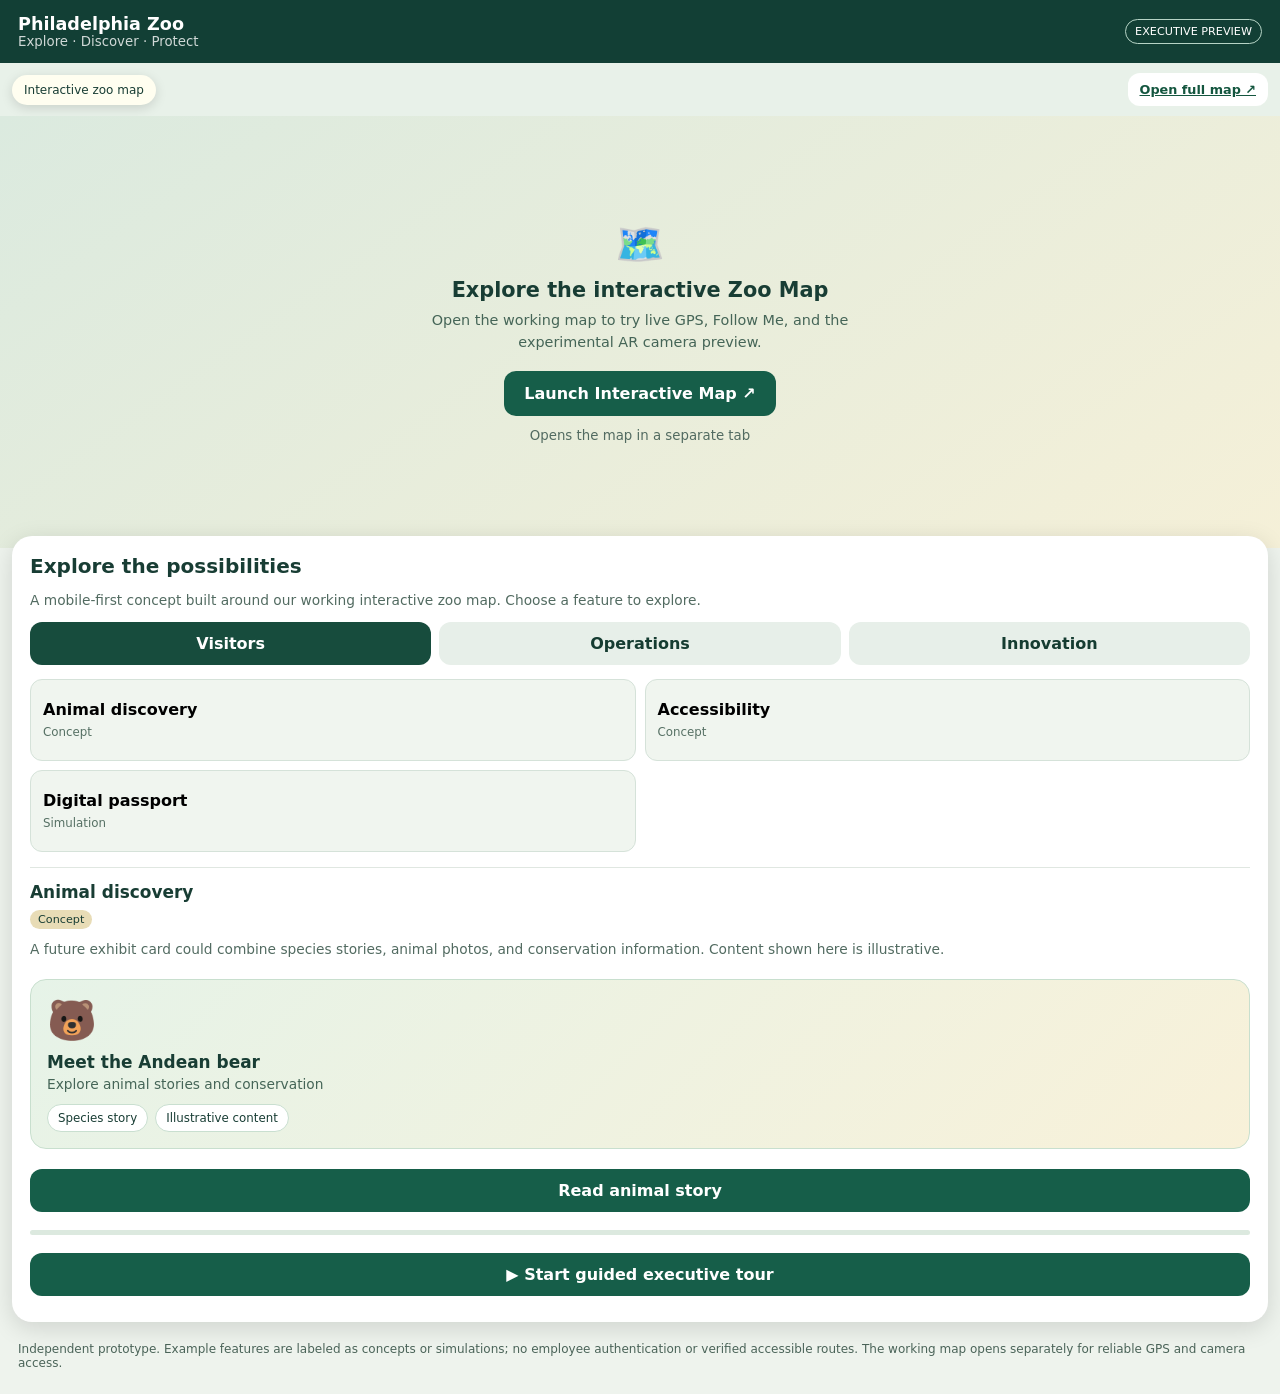
<file: demo/index.html>
<!doctype html>
<html lang="en"><head><meta charset="utf-8"><meta name="viewport" content="width=device-width,initial-scale=1,viewport-fit=cover"><meta name="theme-color" content="#123f35"><title>Philadelphia Zoo | Executive Preview</title>
<style>
:root{font-family:system-ui,-apple-system,sans-serif;color:#183d34;background:#eef3ed}*{box-sizing:border-box}body{margin:0}.top{background:#123f35;color:white;padding:14px 18px;display:flex;justify-content:space-between;align-items:center}.top strong{font-size:1.1rem}.top small{display:block;opacity:.8}.pill{border:1px solid #b6d4c6;border-radius:50px;padding:5px 9px;font-size:.7rem}.map{position:relative;height:48vh;min-height:280px;background:#dbe8d6}.map-launch{display:flex;align-items:center;justify-content:center;padding:24px;background:linear-gradient(145deg,#dbeadf,#f5f0d8);text-align:center}.map-launch-content{max-width:420px}.map-launch-icon{font-size:2.5rem}.map-launch h2{font-size:1.3rem;margin:10px 0 8px}.map-launch p{font-size:.9rem;line-height:1.5;color:#456557;margin:0 0 18px}.map-launch-button{display:inline-block;background:#165e49;color:white;text-decoration:none;border-radius:12px;padding:13px 20px;font-weight:700}.map-launch-button:focus-visible{outline:3px solid #e6ad4b;outline-offset:3px}.map-launch small{display:block;margin-top:12px;color:#526b61}.map:focus-within{outline:2px solid #165e49}@media(max-width:450px){.map{height:43dvh;min-height:260px}.panel{margin:-8px 8px 16px;padding:14px}.tabs button{min-width:90px;padding:11px 8px}.card{min-height:92px}}.overlay{position:relative;display:flex;justify-content:space-between;align-items:center;gap:10px;flex-wrap:wrap;padding:10px 12px;background:#e8f1e9;pointer-events:auto}.overlay span{max-width:100%}.overlay span{background:#fffef0;border-radius:16px;padding:8px 12px;font-size:.75rem;box-shadow:0 3px 12px #0002}.panel{background:white;margin:-12px 12px 20px;position:relative;border-radius:20px;padding:18px;box-shadow:0 6px 25px #0002}.panel h1{font-size:1.25rem;margin:0 0 6px}.muted{color:#526b61;font-size:.86rem}.tabs{display:flex;gap:8px;overflow:auto;margin:14px 0}.tabs button{flex:1;min-width:105px;background:#e7efe9;color:#153c31}.tabs button[aria-selected=true]{background:#174c3d;color:white}button{border:0;border-radius:12px;padding:12px;font:inherit;font-weight:650;cursor:pointer}button:focus-visible{outline:3px solid #e6ad4b}.primary{background:#165e49;color:white;width:100%;margin:8px 0}.cards{display:grid;grid-template-columns:repeat(2,minmax(0,1fr));gap:9px}.card{background:#f0f5ef;border:1px solid #d5e2d9;text-align:left;min-height:82px}.card span{display:block;font-size:.74rem;font-weight:400;margin-top:6px;color:#567064}.detail{border-top:1px solid #e0e7e1;margin-top:15px;padding-top:14px;min-height:100px}.detail h2{font-size:1.06rem;margin:0 0 6px}.tag{font-size:.7rem;background:#e8dcb6;padding:3px 8px;border-radius:10px}.map-link{display:inline-block;background:#fff;padding:9px 12px;border-radius:12px;color:#14563f;font-size:.8rem;font-weight:650;pointer-events:auto}.footer{padding:0 18px 24px;color:#4b6459;font-size:.75rem}a{color:#14563f} 
.showcase{margin:12px 0;padding:16px;border-radius:16px;background:linear-gradient(135deg,#e6f3e8,#f8f1d9);border:1px solid #c8dfce}.showcase .symbol{font-size:2.5rem;line-height:1.2}.showcase strong{display:block;margin:8px 0 4px;font-size:1.06rem}.showcase p{margin:0;color:#456557;font-size:.86rem}.showcase .mini{display:flex;gap:7px;flex-wrap:wrap;margin-top:12px}.showcase .mini span{background:#fff;border:1px solid #c9dfd0;border-radius:20px;padding:6px 10px;font-size:.74rem}.sample-receipt{border-left:4px solid #236b51;padding:12px;background:#f4f8f3;margin:10px 0;border-radius:8px}.sample-receipt strong{display:block}.sample-receipt small{display:block;margin-top:6px;color:#49675b}.sample-receipt em{font-style:normal;font-size:.72rem;font-weight:700;color:#73561a}.tour-progress{height:5px;background:#dce9df;border-radius:9px;overflow:hidden;margin:10px 0}.tour-progress div{height:100%;background:#17644d;transition:width .2s}.primary:focus-visible,.card:focus-visible{outline:3px solid #d69e33;outline-offset:2px}@media(prefers-reduced-motion:reduce){*{scroll-behavior:auto!important;transition:none!important}} .demo-select{display:block;width:100%;padding:12px;margin:10px 0;border:1px solid #a7bdb1;border-radius:10px;background:white;color:#183d34;font:inherit}.mobility-mode .card,.mobility-mode .primary{min-height:58px;font-size:1.05rem}.sensory-mode .showcase{background:#f0f4f0}.sensory-mode *{animation:none!important;scroll-behavior:auto!important;transition:none!important}</style></head><body><header class="top"><div><strong>Philadelphia Zoo</strong><small>Explore · Discover · Protect</small></div><span class="pill">EXECUTIVE PREVIEW</span></header>
<div class="overlay"><span>Interactive zoo map</span><a class="map-link" href="https://philadelphia-zoo-map-preview-git-featur-1c7492-bigblue1932-1572.vercel.app/" target="_blank" rel="noopener">Open full map ↗</a></div><div class="map map-launch"><div class="map-launch-content"><span class="map-launch-icon" aria-hidden="true">🗺️</span><h2>Explore the interactive Zoo Map</h2><p>Open the working map to try live GPS, Follow Me, and the experimental AR camera preview.</p><a class="map-launch-button" href="https://philadelphia-zoo-map-preview-git-featur-1c7492-bigblue1932-1572.vercel.app/" target="_blank" rel="noopener noreferrer">Launch Interactive Map ↗</a><small>Opens the map in a separate tab</small></div></div>
<main class="panel"><h1>Explore the possibilities</h1><p class="muted">A mobile-first concept built around our working interactive zoo map. Choose a feature to explore.</p>
<div class="tabs" role="tablist" aria-label="Demo experiences"><button role="tab" aria-selected="true" data-tab="visitor">Visitors</button><button role="tab" aria-selected="false" data-tab="operations">Operations</button><button role="tab" aria-selected="false" data-tab="future">Innovation</button></div>
<div class="cards" id="cards"></div><div class="detail" id="detail" aria-live="polite"></div><div id="interaction"></div><div class="tour-progress" aria-label="Tour progress"><div id="tour-progress" style="width:0%"></div></div><button class="primary" id="tour">▶ Start guided executive tour</button></main>
<footer class="footer">Independent prototype. Example features are labeled as concepts or simulations; no employee authentication or verified accessible routes. The working map opens separately for reliable GPS and camera access.</footer>
<script>
const experiences={
visitor:[["Animal discovery","Concept","A future exhibit card could combine species stories, animal photos, and conservation information. Content shown here is illustrative."],["Accessibility","Concept","Choose mobility or sensory preferences in a future release. Accessible paths require on-site verification before routing can be offered."],["Digital passport","Simulation","A visitor could collect a virtual habitat stamp after a verified visit. Sample stamp: Bear Country Explorer! This does not represent a real visit."]],
operations:[["Quick issue report","Simulation","Example: Restroom maintenance request near a public path. No report is sent or stored."],["Map diagnostics","Existing in map","The embedded map contains the working Map Diagnostics section and Copy Diagnostic Report button."],["Field survey","Existing in map","The embedded prototype includes browser-local Survey Mode for draft points, paths, and viewing zones. No staff authentication or approval service."]],
future:[["AR camera preview","Experimental in map","Use the existing AR Preview control within the embedded app to launch the experimental camera direction view. Not a safe or verified walking route."],["Smart visitor experience","Concept","Future personalized exhibit discovery, accessible navigation, and conservation storytelling."],["Employee/visitor separation","Roadmap","Employee sign-in and private operational layers will be developed separately; this public demo contains no restricted information."]]};
const tabs=[...document.querySelectorAll('[data-tab]')],cards=document.querySelector('#cards'),detail=document.querySelector('#detail');let active='visitor',tourIndex=-1;
function show(tab){active=tab;tabs.forEach(b=>b.setAttribute('aria-selected',String(b.dataset.tab===tab)));cards.replaceChildren();experiences[tab].forEach((item,i)=>{const b=document.createElement('button');b.className='card';b.textContent=item[0];const s=document.createElement('span');s.textContent=item[1];b.append(s);b.onclick=()=>describe(tab,i);cards.append(b)});describe(tab,0)}
function describe(tab,i){const [name,status,description]=experiences[tab][i];detail.replaceChildren();const h=document.createElement('h2');h.textContent=name;const p=document.createElement('p');p.className='muted';p.textContent=description;const t=document.createElement('span');t.className='tag';t.textContent=status;detail.append(h,t,p);renderInteraction(tab,i)}
const demoState={stamp:false,mode:'standard',reports:0};
try{Object.assign(demoState,JSON.parse(localStorage.getItem('zoo-executive-demo-v2')||'{}'))}catch{}
const persist=()=>{try{localStorage.setItem('zoo-executive-demo-v2',JSON.stringify(demoState))}catch{}};
function renderInteraction(tab,i){
 const target=document.querySelector('#interaction');target.replaceChildren();
 const visual={visitor:[['🐻','Meet the Andean bear','Explore animal stories and conservation','Species story','Illustrative content'],['♿','Explore your way','Choose a demonstration preference for this device','Mobility','Sensory'],['🏅','Bear Country Explorer','Try a sample passport stamp','Virtual stamp','Not location verified']],operations:[['🛠️','Report an issue','Create a local-only sample maintenance report','Sample only','Not submitted'],['📊','Map diagnostics','Open the working map to inspect map status','Existing map','Diagnostic tools'],['📍','Field survey','Explore draft survey features in the working prototype','Browser local','No staff login']],future:[['📷','AR camera preview','Open the full map to try the experimental camera preview','Stationary use','Camera permission'],['✨','Smarter zoo visits','Explore future visitor personalization','Concept','Roadmap'],['🔒','Two experiences, one platform','Public visitor map and future authenticated staff tools','Roadmap','No private data']]}[tab][i];
 const v=document.createElement('div');v.className='showcase';
 const sym=document.createElement('div');sym.className='symbol';sym.textContent=visual[0];
 const h=document.createElement('strong');h.textContent=visual[1];
 const p=document.createElement('p');p.textContent=visual[2];
 const chips=document.createElement('div');chips.className='mini';
 visual.slice(3).forEach(label=>{const chip=document.createElement('span');chip.textContent=label;chips.append(chip)});
 v.append(sym,h,p,chips);target.append(v);
 const note=(msg)=>{const p=document.createElement('p');p.className='muted';p.textContent=msg;target.append(p);return p};
 const add=(label,fn)=>{const btn=document.createElement('button');btn.className='primary';btn.textContent=label;btn.onclick=fn;target.append(btn);return btn};
 const receipt=(title,body)=>{const r=document.createElement('div');r.className='sample-receipt';const strong=document.createElement('strong');strong.textContent=title;const small=document.createElement('small');small.textContent=body;const flag=document.createElement('em');flag.textContent='DEMO ONLY · NOT SUBMITTED';r.append(strong,small,flag);target.append(r)};
 if(tab==='visitor'&&i===0){
  add('Read animal story',()=>{receipt('Andean bear · Tremarctos ornatus','Native to the Andes of South America, the spectacled bear is the only living bear species native to South America. This is a sample educational card, not a current animal record.');note('Conservation spotlight: habitat fragmentation threatens wild populations.');});
 }else if(tab==='visitor'&&i===1){
  note('Selected demo preference: '+demoState.mode+'. This preference changes the demo appearance only; it does not create verified accessible routes.');
  add('Mobility-friendly display',()=>{demoState.mode='mobility';persist();document.body.classList.remove('sensory-mode');document.body.classList.add('mobility-mode');renderInteraction(tab,i)});
  add('Sensory-friendly display',()=>{demoState.mode='sensory';persist();document.body.classList.remove('mobility-mode');document.body.classList.add('sensory-mode');renderInteraction(tab,i)});
  add('Reset display preference',()=>{demoState.mode='standard';persist();document.body.classList.remove('mobility-mode','sensory-mode');renderInteraction(tab,i)});
 }else if(tab==='visitor'&&i===2){
  note(demoState.stamp?'Sample stamp collected on this browser.':'No sample stamps collected yet.');
  add(demoState.stamp?'View collected sample stamp':'Collect sample Bear Country stamp',()=>{demoState.stamp=true;persist();renderInteraction(tab,i);receipt('🏅 Bear Country Explorer','Sample stamp collected on this browser. No visit or location was verified.')});
  if(demoState.stamp)add('Reset sample passport',()=>{demoState.stamp=false;persist();renderInteraction(tab,i)});
 }else if(tab==='operations'&&i===0){
  const select=document.createElement('select');select.setAttribute('aria-label','Issue type');select.className='demo-select';
  ['Restroom maintenance','Path obstruction','Signage issue'].forEach(x=>{const o=document.createElement('option');o.textContent=x;select.append(o)});
  target.append(select);
  const description=document.createElement('textarea');description.className='demo-select';description.rows=2;description.maxLength=250;description.placeholder='Optional sample details (do not enter private information)';description.setAttribute('aria-label','Sample report details');target.append(description);
  add('Generate sample report',()=>{demoState.reports++;persist();receipt('Sample report #'+demoState.reports+' · '+select.value,'Details: '+(description.value.trim()||'None')+'. Location: illustrative. This report stays in this browser and is not sent to Zoo staff.');});
 }else if(tab==='operations'&&(i===1||i===2)){
  note('This feature is part of the separate working map prototype, not this presentation page.');
  add(i===1?'Open map diagnostics':'Open map survey prototype',()=>window.open('https://philadelphia-zoo-map-preview-git-featur-1c7492-bigblue1932-1572.vercel.app/','_blank','noopener'));
 }else if(tab==='future'&&i===0){
  note('Camera access may be blocked in embedded views. Open the full map in a separate tab, then choose AR Preview while stationary.');
  add('Open AR map prototype',()=>window.open('https://philadelphia-zoo-map-preview-git-featur-1c7492-bigblue1932-1572.vercel.app/','_blank','noopener'));
 }else if(tab==='future'&&i===1){
  add('Preview personalized visit',()=>{receipt('Sample family visit','Animal discovery → quiet break → Bear Country passport. Suggested sequence is illustrative; it does not use live crowd, route, or accessibility data.')});
 }else if(tab==='future'&&i===2){
  note('Visitor features remain public. Employee authentication, protected GIS infrastructure, and operational permissions are roadmap items—not enabled in this public preview.');
 }
}
document.body.classList.toggle('mobility-mode',demoState.mode==='mobility');
document.body.classList.toggle('sensory-mode',demoState.mode==='sensory');
tabs.forEach(b=>b.onclick=()=>{tourIndex=-1;document.querySelector('#tour').textContent='▶ Start guided executive tour';document.querySelector('#tour-progress').style.width='0%';show(b.dataset.tab)});
const tour=[['visitor',0],['visitor',1],['visitor',2],['operations',0],['operations',1],['operations',2],['future',0],['future',1],['future',2]];
document.querySelector('#tour').onclick=()=>{tourIndex=(tourIndex+1)%tour.length;const [tab,i]=tour[tourIndex];show(tab);if(i!==0)describe(tab,i);document.querySelector('#tour').textContent=tourIndex===tour.length-1?'↺ Restart executive tour':'Next highlight ('+(tourIndex+1)+'/'+tour.length+')';document.querySelector('#tour-progress').style.width=((tourIndex+1)/tour.length*100)+'%';document.querySelector('.panel').scrollIntoView({behavior:'smooth',block:'start'})};
show(active);
</script></body></html>
</file>
